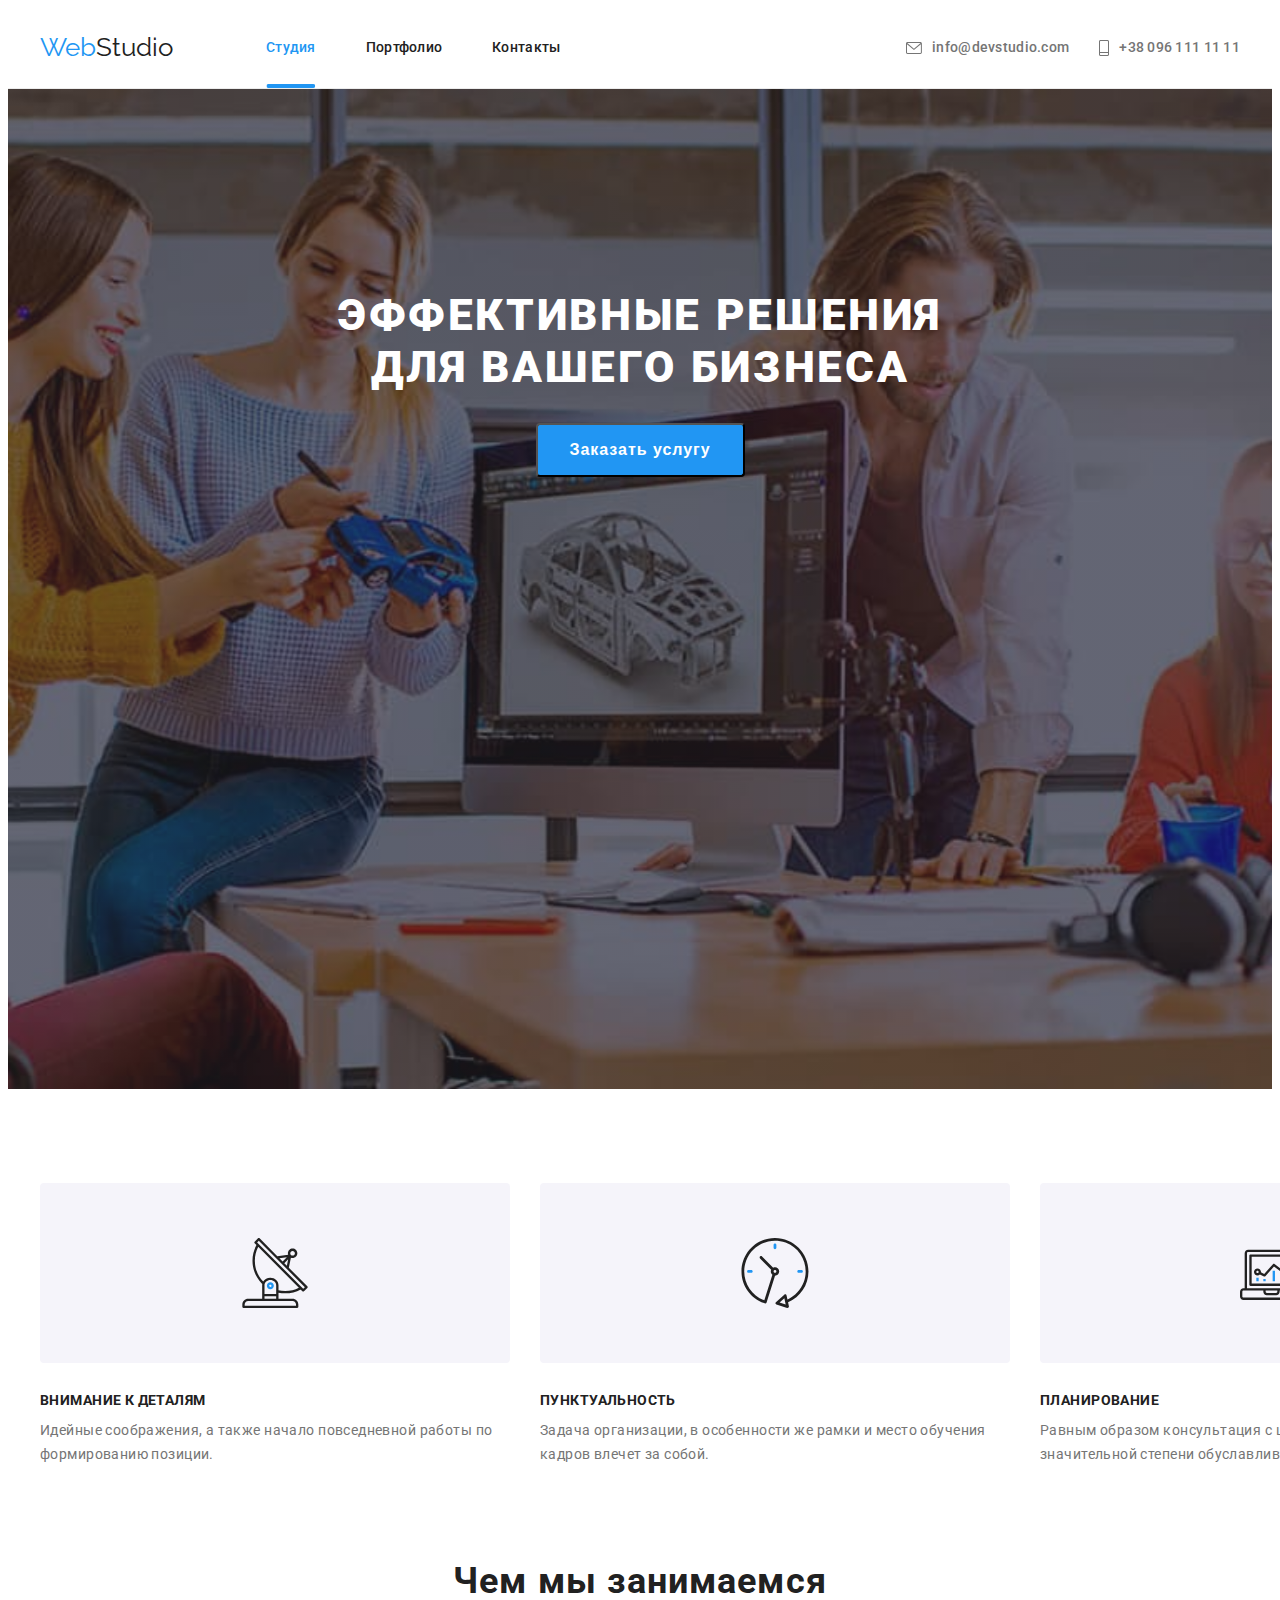
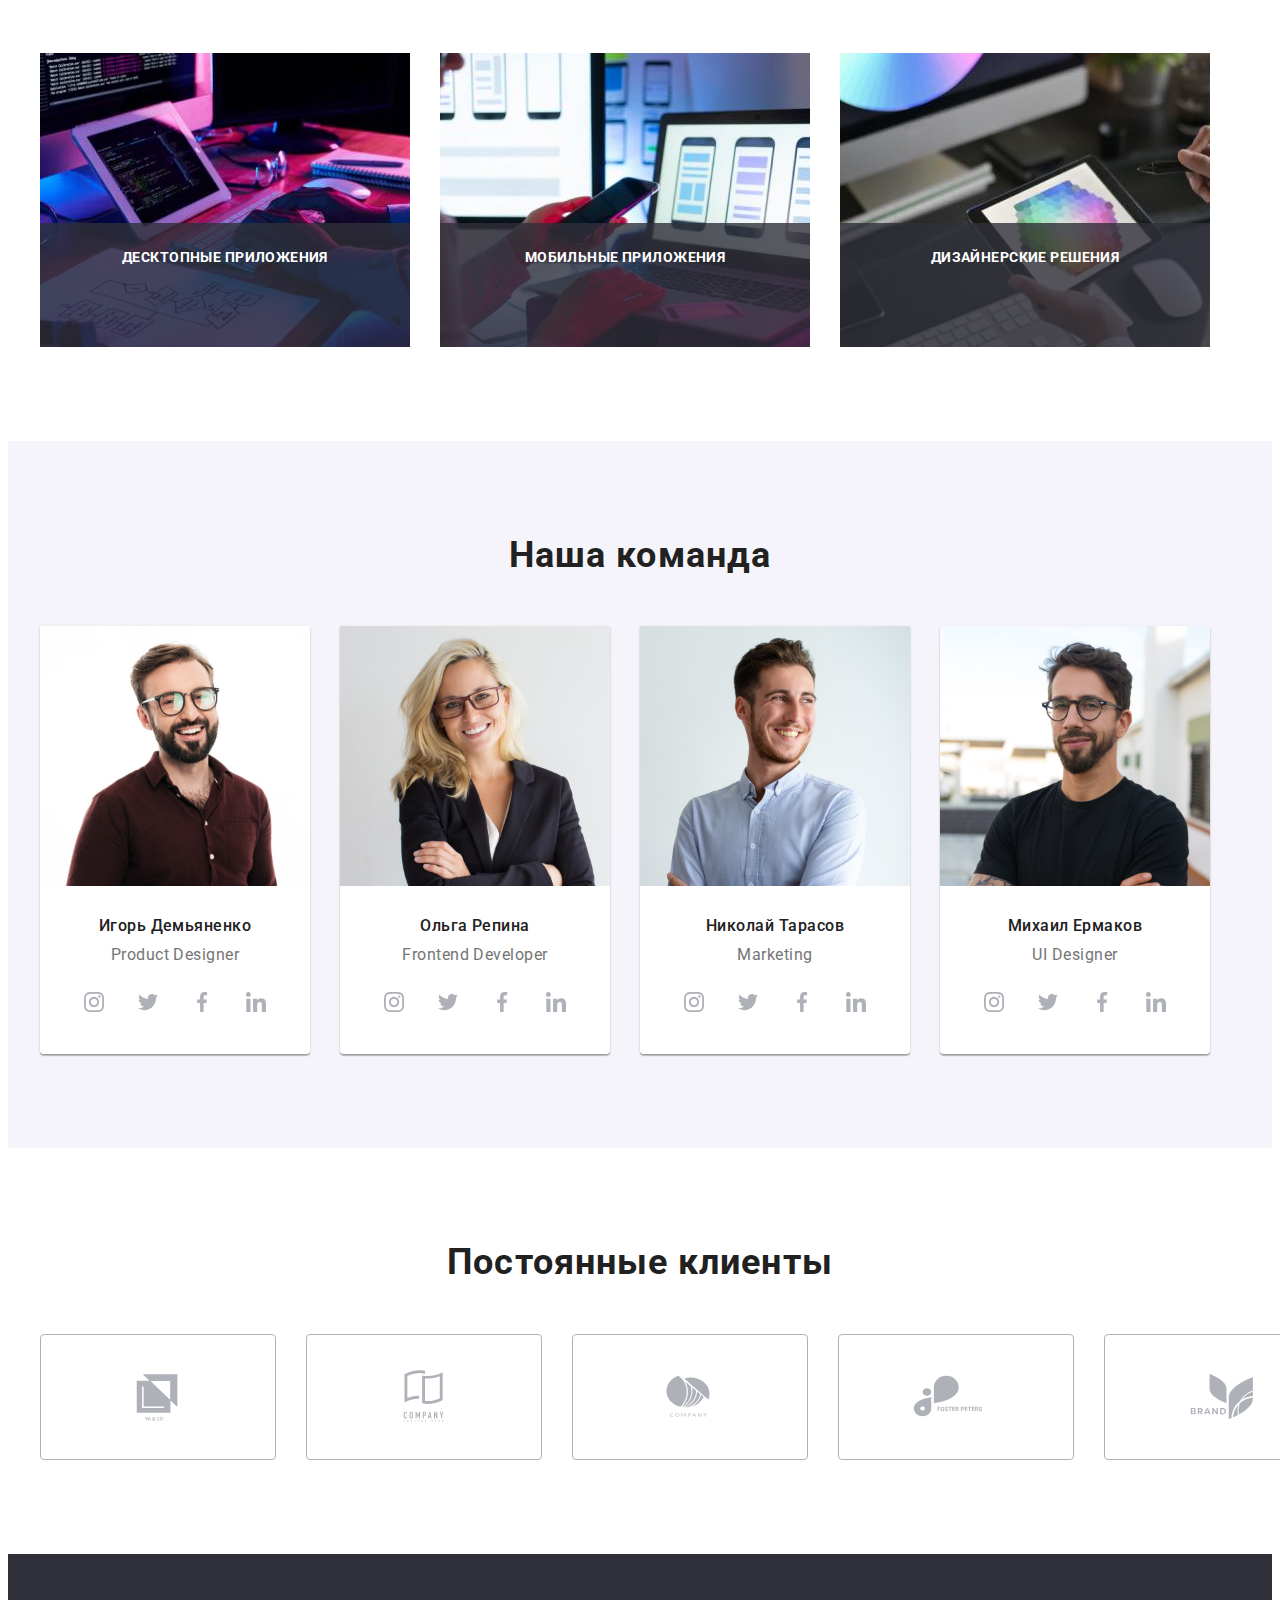
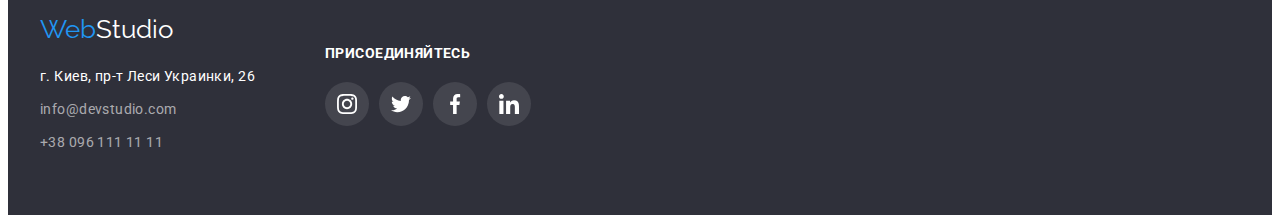
<file: index.html>
<!DOCTYPE html>
<html lang="ru">
   <head>
      <meta charset="utf-8" />
      <meta http-equiv="X-UA-Compatible" content="IE=edge" />
      <meta name="viewport" content="width=device-width, initial-scale=1.0" />
      <title>WebStudio</title>
      <link rel="preconnect" href="https://fonts.gstatic.com" crossorigin />
      <link
         href="https://fonts.googleapis.com/css2?family=Raleway:wght@700&family=Roboto:wght@400;500;700;900&display=swap"
         rel="stylesheet"
      />
      <link
         rel="stylesheet"
         href="https://cdnjs.cloudflare.com/ajax/libs/modern-normalize/1.1.0/modern-normalize.min.css"
         integrity="sha512-wpPYUAdjBVSE4KJnH1VR1HeZfpl1ub8YT/NKx4PuQ5NmX2tKuGu6U/JRp5y+Y8XG2tV+wKQpNHVUX03MfMFn9Q=="
         crossorigin="anonymous"
         referrerpolicy="no-referrer"
      />
      <link rel="stylesheet" href="./css/slyles.css" />
   </head>
   <body>
      <header class="header">
         <div class="container header-content">
            <nav class="nav">
               <a href="./index.html" class="toplogo link">
                  <span class="logo">Web</span
                  ><span class="header-logo">Studio</span></a
               >
               <ul class="site-nav list">
                  <li class="nav-list">
                     <a href="./index.html" class="nav-link link current"
                        >Студия</a
                     >
                  </li>
                  <li class="nav-list">
                     <a href="./portfolio.html" class="nav-link link"
                        >Портфолио</a
                     >
                  </li>
                  <li class="nav-list">
                     <a href="" class="nav-link link">Контакты</a>
                  </li>
               </ul>
            </nav>
            <ul class="header-contacts list">
               <li class="contacts-list">
                  <a
                     class="header-contact link"
                     href="mailto:info@devstudio.com"
                  >
                     <svg class="svg-mail" width="16" height="12">
                        <use href="./images/sprite.svg#icon-convert"></use>
                     </svg>
                     info@devstudio.com</a
                  >
               </li>
               <li class="contacts-list">
                  <a class="header-contact link" href="tel:+380961111111">
                     <svg class="svg-phone" width="10" height="16">
                        <use href="./images/sprite.svg#icon-smartphone"></use>
                     </svg>
                     +38 096 111 11 11</a
                  >
               </li>
            </ul>
         </div>
      </header>
      <main>
         <section class="hero-section hero-img">
            <div class="container">
               <h1 class="main-title">
                  Эффективные решения<br />
                  для вашего бизнеса
               </h1>
               <button type="button" class="order-service" data-modal-open>
                  Заказать услугу
               </button>
            </div>
         </section>
         <section class="features-section">
            <div class="container">
               <h2 class="hide-title">Особенности</h2>
               <ul class="features-list list">
                  <li class="features">
                     <div class="features-icon-block">
                        <svg class="features-icon">
                           <use href="./images/sprite.svg#icon-antena"></use>
                        </svg>
                     </div>
                     <h3 class="features-title">Внимание к деталям</h3>
                     <p class="features-paragraph">
                        Идейные соображения, а также начало повседневной работы
                        по формированию позиции.
                     </p>
                  </li>
                  <li class="features">
                     <div class="features-icon-block">
                        <svg class="features-icon">
                           <use href="./images/sprite.svg#icon-clock"></use>
                        </svg>
                     </div>
                     <h3 class="features-title">Пунктуальность</h3>
                     <p class="features-paragraph">
                        Задача организации, в особенности же рамки и место
                        обучения кадров влечет за собой.
                     </p>
                  </li>
                  <li class="features">
                     <div class="features-icon-block">
                        <svg class="features-icon">
                           <use href="./images/sprite.svg#icon-diagram"></use>
                        </svg>
                     </div>
                     <h3 class="features-title">Планирование</h3>
                     <p class="features-paragraph">
                        Равным образом консультация с широким активом в
                        значительной степени обуславливает.
                     </p>
                  </li>
                  <li class="features">
                     <div class="features-icon-block">
                        <svg class="features-icon">
                           <use href="./images/sprite.svg#icon-astronaut"></use>
                        </svg>
                     </div>

                     <h3 class="features-title">Современные технологии</h3>
                     <p class="features-paragraph">
                        Значимость этих проблем настолько очевидна, что
                        реализация плановых заданий.
                     </p>
                  </li>
               </ul>
            </div>
         </section>
         <section class="section">
            <div class="container">
               <h2 class="sections-title">Чем мы занимаемся</h2>
               <ul class="list whatwedo">
                  <li class="whatwedo-list">
                     <img
                        src="./images/development.jpg"
                        class="whatwedo-picture"
                        alt="Десктопные приложения"
                        width="370"
                     />
                     <div class="whatwedo-description">
                        <p class="whatwedo-text">ДЕСКТОПНЫЕ ПРИЛОЖЕНИЯ</p>
                     </div>
                  </li>
                  <li class="whatwedo-list">
                     <img
                        src="./images/adaptation.jpg"
                        class="whatwedo-picture"
                        alt="Мобильные приложения"
                        width="370"
                     />
                     <div class="whatwedo-description">
                        <p class="whatwedo-text">МОБИЛЬНЫЕ ПРИЛОЖЕНИЯ</p>
                     </div>
                  </li>
                  <li class="whatwedo-list">
                     <img
                        src="./images/palette.jpg"
                        class="whatwedo-picture"
                        alt="Дизайнерские решения"
                        width="370"
                     />
                     <div class="whatwedo-description">
                        <p class="whatwedo-text">ДИЗАЙНЕРСКИЕ РЕШЕНИЯ</p>
                     </div>
                  </li>
               </ul>
            </div>
         </section>
         <section class="team-section">
            <div class="container">
               <h2 class="sections-title">Наша команда</h2>
               <ul class="list workers-list">
                  <li class="worker">
                     <img
                        src="./images/igor.jpg"
                        class="worker-foto"
                        alt="Игорь"
                        width="270"
                     />
                     <div class="worker-inf">
                        <h3 class="worker-name">Игорь Демьяненко</h3>
                        <p class="proffession">Product Designer</p>
                        <ul class="list social">
                           <li class="social-list">
                              <a href="" class="social-link">
                                 <svg
                                    class="social-icon"
                                    width="20px"
                                    height="20px"
                                 >
                                    <use
                                       href="./images/sprite.svg#icon-instagram"
                                    ></use>
                                 </svg>
                              </a>
                           </li>
                           <li class="social-list">
                              <a href="" class="social-link">
                                 <svg
                                    class="social-icon"
                                    width="20px"
                                    height="20px"
                                 >
                                    <use
                                       href="./images/sprite.svg#icon-twitter"
                                    ></use>
                                 </svg>
                              </a>
                           </li>
                           <li class="social-list">
                              <a href="" class="social-link">
                                 <svg
                                    class="social-icon"
                                    width="20px"
                                    height="20px"
                                 >
                                    <use
                                       href="./images/sprite.svg#icon-facebook"
                                    ></use>
                                 </svg>
                              </a>
                           </li>
                           <li class="social-list">
                              <a href="" class="social-link">
                                 <svg
                                    class="social-icon"
                                    width="20px"
                                    height="20px"
                                 >
                                    <use
                                       href="./images/sprite.svg#icon-linkedin"
                                    ></use>
                                 </svg>
                              </a>
                           </li>
                        </ul>
                     </div>
                  </li>
                  <li class="worker">
                     <img
                        src="./images/olga.jpg"
                        class="worker-foto"
                        alt="Ольга"
                        width="270"
                     />
                     <div class="worker-inf">
                        <h3 class="worker-name">Ольга Репина</h3>
                        <p class="proffession">Frontend Developer</p>
                        <ul class="list social">
                           <li class="social-list">
                              <a href="" class="social-link">
                                 <svg
                                    class="social-icon"
                                    width="20px"
                                    height="20px"
                                 >
                                    <use
                                       href="./images/sprite.svg#icon-instagram"
                                    ></use>
                                 </svg>
                              </a>
                           </li>
                           <li class="social-list">
                              <a href="" class="social-link">
                                 <svg
                                    class="social-icon"
                                    width="20px"
                                    height="20px"
                                 >
                                    <use
                                       href="./images/sprite.svg#icon-twitter"
                                    ></use>
                                 </svg>
                              </a>
                           </li>
                           <li class="social-list">
                              <a href="" class="social-link">
                                 <svg
                                    class="social-icon"
                                    width="20px"
                                    height="20px"
                                 >
                                    <use
                                       href="./images/sprite.svg#icon-facebook"
                                    ></use>
                                 </svg>
                              </a>
                           </li>
                           <li class="social-list">
                              <a href="" class="social-link">
                                 <svg
                                    class="social-icon"
                                    width="20px"
                                    height="20px"
                                 >
                                    <use
                                       href="./images/sprite.svg#icon-linkedin"
                                    ></use>
                                 </svg>
                              </a>
                           </li>
                        </ul>
                     </div>
                  </li>
                  <li class="worker">
                     <img
                        src="./images/kolya.jpg"
                        class="worker-foto"
                        alt="Николай"
                        width="270"
                     />
                     <div class="worker-inf">
                        <h3 class="worker-name">Николай Тарасов</h3>
                        <p class="proffession">Marketing</p>
                        <ul class="list social">
                           <li class="social-list">
                              <a href="" class="social-link">
                                 <svg
                                    class="social-icon"
                                    width="20px"
                                    height="20px"
                                 >
                                    <use
                                       href="./images/sprite.svg#icon-instagram"
                                    ></use>
                                 </svg>
                              </a>
                           </li>
                           <li class="social-list">
                              <a href="" class="social-link">
                                 <svg
                                    class="social-icon"
                                    width="20px"
                                    height="20px"
                                 >
                                    <use
                                       href="./images/sprite.svg#icon-twitter"
                                    ></use>
                                 </svg>
                              </a>
                           </li>
                           <li class="social-list">
                              <a href="" class="social-link">
                                 <svg
                                    class="social-icon"
                                    width="20px"
                                    height="20px"
                                 >
                                    <use
                                       href="./images/sprite.svg#icon-facebook"
                                    ></use>
                                 </svg>
                              </a>
                           </li>
                           <li class="social-list">
                              <a href="" class="social-link">
                                 <svg
                                    class="social-icon"
                                    width="20px"
                                    height="20px"
                                 >
                                    <use
                                       href="./images/sprite.svg#icon-linkedin"
                                    ></use>
                                 </svg>
                              </a>
                           </li>
                        </ul>
                     </div>
                  </li>
                  <li class="worker">
                     <img
                        src="./images/misha.jpg"
                        class="worker-foto"
                        alt="Михаил"
                        width="270"
                     />
                     <div class="worker-inf">
                        <h3 class="worker-name">Михаил Ермаков</h3>
                        <p class="proffession">UI Designer</p>
                        <ul class="list social">
                           <li class="social-list">
                              <a href="" class="social-link">
                                 <svg
                                    class="social-icon"
                                    width="20px"
                                    height="20px"
                                 >
                                    <use
                                       href="./images/sprite.svg#icon-instagram"
                                    ></use>
                                 </svg>
                              </a>
                           </li>
                           <li class="social-list">
                              <a href="" class="social-link">
                                 <svg
                                    class="social-icon"
                                    width="20px"
                                    height="20px"
                                 >
                                    <use
                                       href="./images/sprite.svg#icon-twitter"
                                    ></use>
                                 </svg>
                              </a>
                           </li>
                           <li class="social-list">
                              <a href="" class="social-link">
                                 <svg
                                    class="social-icon"
                                    width="20px"
                                    height="20px"
                                 >
                                    <use
                                       href="./images/sprite.svg#icon-facebook"
                                    ></use>
                                 </svg>
                              </a>
                           </li>
                           <li class="social-list">
                              <a href="" class="social-link">
                                 <svg
                                    class="social-icon"
                                    width="20px"
                                    height="20px"
                                 >
                                    <use
                                       href="./images/sprite.svg#icon-linkedin"
                                    ></use>
                                 </svg>
                              </a>
                           </li>
                        </ul>
                     </div>
                  </li>
               </ul>
            </div>
         </section>
         <section class="features-section">
            <div class="container">
               <h2 class="sections-title">Постоянные клиенты</h2>
               <ul class="clients list">
                  <li class="client">
                     <a href="" class="clients-icons">
                        <svg class="client-icon" width="106" height="60">
                           <use href="./images/sprite.svg#icon-company1"></use>
                        </svg>
                     </a>
                  </li>
                  <li class="client">
                     <a href="" class="clients-icons"
                        ><svg class="client-icon" width="106" height="60">
                           <use href="./images/sprite.svg#icon-company2"></use>
                        </svg>
                     </a>
                  </li>
                  <li class="client">
                     <a href="" class="clients-icons"
                        ><svg class="client-icon" width="106" height="60">
                           <use href="./images/sprite.svg#icon-company3"></use>
                        </svg>
                     </a>
                  </li>
                  <li class="client">
                     <a href="" class="clients-icons"
                        ><svg class="client-icon" width="106" height="60">
                           <use href="./images/sprite.svg#icon-company4"></use>
                        </svg>
                     </a>
                  </li>
                  <li class="client">
                     <a href="" class="clients-icons"
                        ><svg class="client-icon" width="106" height="60">
                           <use href="./images/sprite.svg#icon-company5"></use>
                        </svg>
                     </a>
                  </li>
                  <li class="client">
                     <a href="" class="clients-icons"
                        ><svg class="client-icon" width="106" height="60">
                           <use href="./images/sprite.svg#icon-company6"></use>
                        </svg>
                     </a>
                  </li>
               </ul>
            </div>
         </section>
      </main>
      <footer class="footer">
         <div class="container footer-content">
            <div class="logo-address">
               <a href="index.html" class="btmlogo link">
                  <span class="logo">Web</span
                  ><span class="footer-logo">Studio</span>
               </a>
               <address>
                  <ul class="list">
                     <li class="address-list">
                        <a
                           href="https://goo.gl/maps/wcCM6j37VZqPyRbJ7"
                           class="street link"
                           target="_blank"
                           rel="noopener noreferrer nofollow"
                           >г. Киев, пр-т Леси Украинки, 26
                        </a>
                     </li>
                     <li class="address-list">
                        <a
                           class="foot-contacts link"
                           href="mailto:info@devstudio.com"
                           >info@devstudio.com</a
                        >
                     </li>
                     <li class="address-list">
                        <a class="foot-contacts link" href="tel:+380961111111"
                           >+38 096 111 11 11</a
                        >
                     </li>
                  </ul>
               </address>
            </div>
            <div class="join">
               <strong class="join-us">ПРИСОЕДИНЯЙТЕСЬ</strong>
               <ul class="list social">
                  <li class="social-list">
                     <a href="" class="footer-social-link">
                        <svg
                           class="footer-social-icon"
                           width="20px"
                           height="20px"
                        >
                           <use href="./images/sprite.svg#icon-instagram"></use>
                        </svg>
                     </a>
                  </li>
                  <li class="social-list">
                     <a href="" class="footer-social-link">
                        <svg
                           class="footer-social-icon"
                           width="20px"
                           height="20px"
                        >
                           <use href="./images/sprite.svg#icon-twitter"></use>
                        </svg>
                     </a>
                  </li>
                  <li class="social-list">
                     <a href="" class="footer-social-link">
                        <svg
                           class="footer-social-icon"
                           width="20px"
                           height="20px"
                        >
                           <use href="./images/sprite.svg#icon-facebook"></use>
                        </svg>
                     </a>
                  </li>
                  <li class="social-list">
                     <a href="" class="footer-social-link">
                        <svg
                           class="footer-social-icon"
                           width="20px"
                           height="20px"
                        >
                           <use href="./images/sprite.svg#icon-linkedin"></use>
                        </svg>
                     </a>
                  </li>
               </ul>
            </div>
         </div>
      </footer>
      <div data-modal class="backdrop is-hidden">
         <div class="modal">
            <button data-modal-close class="modal-close-button">
               <svg class="modal-close-icon" width="11px" height="11px">
                  <use href="./images/sprite.svg#close"></use>
               </svg>
            </button>
         </div>
      </div>
      <script src="./js/modal.js"></script>
   </body>
</html>
</file>
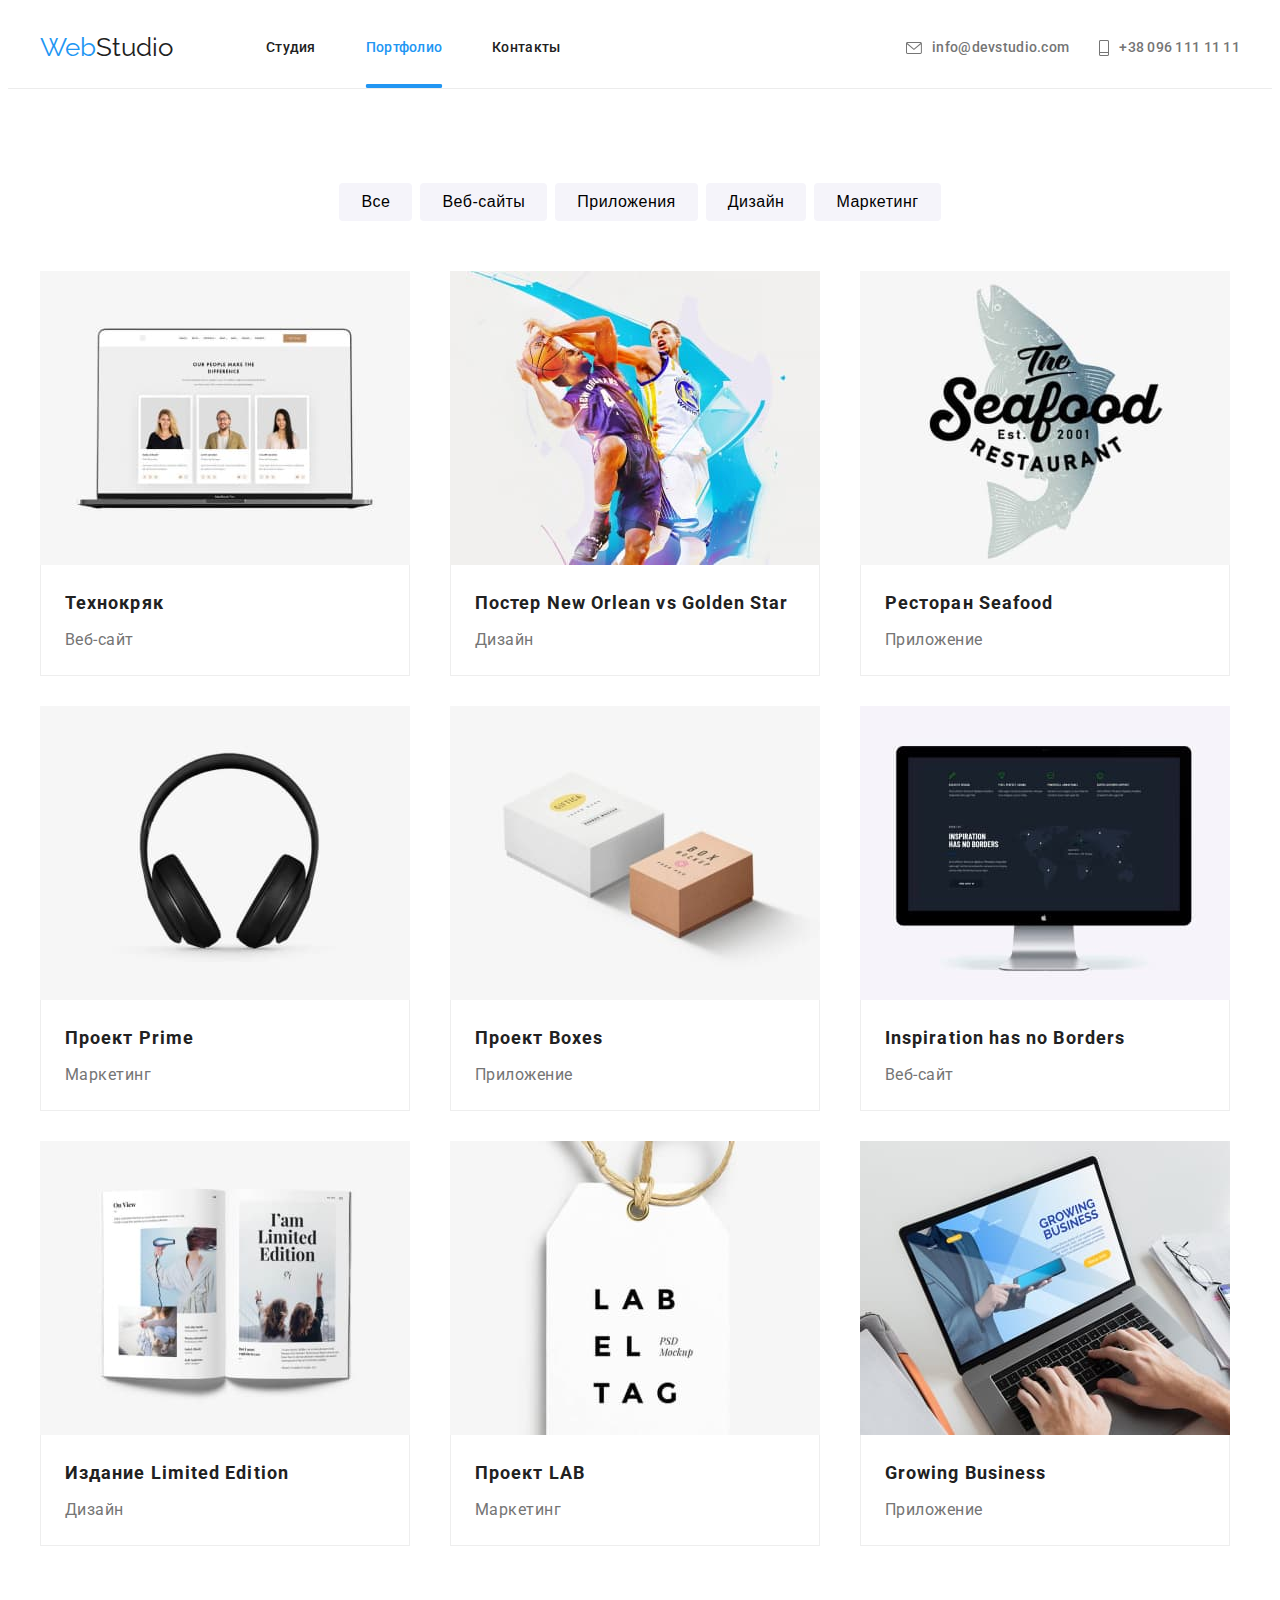
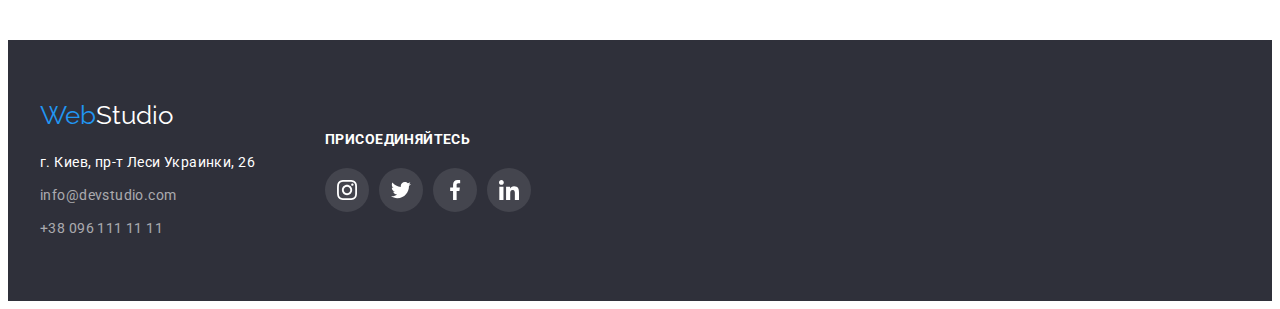
<file: portfolio.html>
<!DOCTYPE html>
<html lang="ru">
   <head>
      <meta charset="UTF-8" />
      <meta http-equiv="X-UA-Compatible" content="IE=edge" />
      <meta name="viewport" content="width=device-width, initial-scale=1.0" />
      <title>Document</title>
      <link rel="preconnect" href="https://fonts.gstatic.com" crossorigin />
      <link
         href="https://fonts.googleapis.com/css2?family=Raleway:wght@700&family=Roboto:wght@400;500;700;900&display=swap"
         rel="stylesheet"
      />
      <link
         rel="stylesheet"
         href="https://cdnjs.cloudflare.com/ajax/libs/modern-normalize/1.1.0/modern-normalize.min.css"
         integrity="sha512-wpPYUAdjBVSE4KJnH1VR1HeZfpl1ub8YT/NKx4PuQ5NmX2tKuGu6U/JRp5y+Y8XG2tV+wKQpNHVUX03MfMFn9Q=="
         crossorigin="anonymous"
         referrerpolicy="no-referrer"
      />
      <link rel="stylesheet" href="./css/slyles.css" />
   </head>
   <body>
      <header class="header">
         <div class="container header-content">
            <nav class="nav">
               <a href="./index.html" class="toplogo link">
                  <span class="logo">Web</span
                  ><span class="header-logo">Studio</span></a
               >
               <ul class="site-nav list">
                  <li class="nav-list">
                     <a href="./index.html" class="nav-link link">Студия</a>
                  </li>
                  <li class="nav-list">
                     <a href="./portfolio.html" class="nav-link link current"
                        >Портфолио</a
                     >
                  </li>
                  <li class="nav-list">
                     <a href="" class="nav-link link">Контакты</a>
                  </li>
               </ul>
            </nav>
            <ul class="header-contacts list">
               <li class="contacts-list">
                  <a
                     class="header-contact link"
                     href="mailto:info@devstudio.com"
                  >
                     <svg class="svg-mail" width="16" height="12">
                        <use href="./images/sprite.svg#icon-convert"></use>
                     </svg>
                     info@devstudio.com</a
                  >
               </li>
               <li class="contacts-list">
                  <a class="header-contact link" href="tel:+380961111111">
                     <svg class="svg-phone" width="10" height="16">
                        <use href="./images/sprite.svg#icon-smartphone"></use>
                     </svg>
                     +38 096 111 11 11</a
                  >
               </li>
            </ul>
         </div>
      </header>
      <main>
         <section class="features-section">
            <div class="container">
               <h1 class="hide-title">Наши продукты</h1>
               <ul class="list btn-list">
                  <li class="filter-buttons">
                     <button type="button" class="filter-button">Все</button>
                  </li>
                  <li class="filter-buttons">
                     <button type="button" class="filter-button">
                        Веб-сайты
                     </button>
                  </li>
                  <li class="filter-buttons">
                     <button type="button" class="filter-button">
                        Приложения
                     </button>
                  </li>
                  <li class="filter-buttons">
                     <button type="button" class="filter-button">Дизайн</button>
                  </li>
                  <li class="filter-buttons">
                     <button type="button" class="filter-button">
                        Маркетинг
                     </button>
                  </li>
               </ul>
               <ul class="list product-list">
                  <li class="product">
                     <a href="" class="product-link">
                        <div class="product-pic">
                           <img
                              src="./images/img1.jpg"
                              class="product-img"
                              alt="ноутбук с веб-сайтом"
                           />
                           <div class="product-description">
                              <p class="product-text">
                                 Lorem ipsum dolor sit amet consectetur
                                 adipisicing elit. Ducimus ea nesciunt earum
                                 libero? Quis molestias blanditiis quaerat!
                                 Deleniti, quia sunt.
                              </p>
                           </div>
                        </div>
                        <div class="products-inside">
                           <h2 class="product-name">Технокряк</h2>
                           <p class="description">Веб-сайт</p>
                        </div>
                     </a>
                  </li>
                  <li class="product">
                     <a href="" class="product-link">
                        <div class="product-pic">
                           <img
                              src="./images/img2.jpg"
                              class="product-img"
                              alt="баскетболисты"
                           />
                           <div class="product-description">
                              <p class="product-text">
                                 Lorem ipsum dolor sit amet consectetur
                                 adipisicing elit. Ducimus ea nesciunt earum
                                 libero? Quis molestias blanditiis quaerat!
                                 Deleniti, quia sunt.
                              </p>
                           </div>
                        </div>

                        <div class="products-inside">
                           <h2 class="product-name">
                              Постер New Orlean vs Golden Star
                           </h2>
                           <p class="description">Дизайн</p>
                        </div>
                     </a>
                  </li>
                  <li class="product">
                     <a href="" class="product-link">
                        <div class="product-pic">
                           <img
                              src="./images/img3.jpg"
                              class="product-img"
                              alt="лого ресторана"
                           />
                           <div class="product-description">
                              <p class="product-text">
                                 Lorem ipsum dolor sit amet consectetur
                                 adipisicing elit. Ducimus ea nesciunt earum
                                 libero? Quis molestias blanditiis quaerat!
                                 Deleniti, quia sunt.
                              </p>
                           </div>
                        </div>

                        <div class="products-inside">
                           <h2 class="product-name">Ресторан Seafood</h2>
                           <p class="description">Приложение</p>
                        </div>
                     </a>
                  </li>
                  <li class="product">
                     <a href="" class="product-link">
                        <div class="product-pic">
                           <img
                              src="./images/img4.jpg"
                              class="product-img"
                              alt="наушники"
                           />
                           <div class="product-description">
                              <p class="product-text">
                                 Lorem ipsum dolor sit amet consectetur
                                 adipisicing elit. Ducimus ea nesciunt earum
                                 libero? Quis molestias blanditiis quaerat!
                                 Deleniti, quia sunt.
                              </p>
                           </div>
                        </div>

                        <div class="products-inside">
                           <h2 class="product-name">Проект Prime</h2>
                           <p class="description">Маркетинг</p>
                        </div>
                     </a>
                  </li>
                  <li class="product">
                     <a href="" class="product-link">
                        <div class="product-pic">
                           <img
                              src="./images/img5.jpg"
                              class="product-img"
                              alt="коробки"
                           />
                           <div class="product-description">
                              <p class="product-text">
                                 Lorem ipsum dolor sit amet consectetur
                                 adipisicing elit. Ducimus ea nesciunt earum
                                 libero? Quis molestias blanditiis quaerat!
                                 Deleniti, quia sunt.
                              </p>
                           </div>
                        </div>

                        <div class="products-inside">
                           <h2 class="product-name">Проект Boxes</h2>
                           <p class="description">Приложение</p>
                        </div>
                     </a>
                  </li>
                  <li class="product">
                     <a href="" class="product-link">
                        <div class="product-pic">
                           <img
                              src="./images/img6.jpg"
                              class="product-img"
                              alt="монитор с вебсайтом"
                           />
                           <div class="product-description">
                              <p class="product-text">
                                 Lorem ipsum dolor sit amet consectetur
                                 adipisicing elit. Ducimus ea nesciunt earum
                                 libero? Quis molestias blanditiis quaerat!
                                 Deleniti, quia sunt.
                              </p>
                           </div>
                        </div>

                        <div class="products-inside">
                           <h2 class="product-name">
                              Inspiration has no Borders
                           </h2>
                           <p class="description">Веб-сайт</p>
                        </div>
                     </a>
                  </li>
                  <li class="product">
                     <a href="" class="product-link">
                        <div class="product-pic">
                           <img
                              src="./images/img7.jpg"
                              class="product-img"
                              alt="книга"
                           />
                           <div class="product-description">
                              <p class="product-text">
                                 Lorem ipsum dolor sit amet consectetur
                                 adipisicing elit. Ducimus ea nesciunt earum
                                 libero? Quis molestias blanditiis quaerat!
                                 Deleniti, quia sunt.
                              </p>
                           </div>
                        </div>

                        <div class="products-inside">
                           <h2 class="product-name">Издание Limited Edition</h2>
                           <p class="description">Дизайн</p>
                        </div>
                     </a>
                  </li>
                  <li class="product">
                     <a href="" class="product-link">
                        <div class="product-pic">
                           <img
                              src="./images/img8.jpg"
                              class="product-img"
                              alt="этикетка"
                           />
                           <div class="product-description">
                              <p class="product-text">
                                 Lorem ipsum dolor sit amet consectetur
                                 adipisicing elit. Ducimus ea nesciunt earum
                                 libero? Quis molestias blanditiis quaerat!
                                 Deleniti, quia sunt.
                              </p>
                           </div>
                        </div>

                        <div class="products-inside">
                           <h2 class="product-name">Проект LAB</h2>
                           <p class="description">Маркетинг</p>
                        </div>
                     </a>
                  </li>
                  <li class="product">
                     <a href="" class="product-link">
                        <div class="product-pic">
                           <img
                              src="./images/img9.jpg"
                              class="product-img"
                              alt="ноутбук с приложением"
                           />
                           <div class="product-description">
                              <p class="product-text">
                                 Lorem ipsum dolor sit amet consectetur
                                 adipisicing elit. Ducimus ea nesciunt earum
                                 libero? Quis molestias blanditiis quaerat!
                                 Deleniti, quia sunt.
                              </p>
                           </div>
                        </div>

                        <div class="products-inside">
                           <h2 class="product-name">Growing Business</h2>
                           <p class="description">Приложение</p>
                        </div>
                     </a>
                  </li>
               </ul>
            </div>
         </section>
      </main>
      <footer class="footer">
         <div class="container footer-content">
            <div class="logo-address">
               <a href="index.html" class="btmlogo link">
                  <span class="logo">Web</span
                  ><span class="footer-logo">Studio</span>
               </a>
               <address>
                  <ul class="list">
                     <li class="address-list">
                        <a
                           href="https://goo.gl/maps/wcCM6j37VZqPyRbJ7"
                           class="street link"
                           target="_blank"
                           rel="noopener noreferrer nofollow"
                           >г. Киев, пр-т Леси Украинки, 26
                        </a>
                     </li>
                     <li class="address-list">
                        <a
                           class="foot-contacts link"
                           href="mailto:info@devstudio.com"
                           >info@devstudio.com</a
                        >
                     </li>
                     <li class="address-list">
                        <a class="foot-contacts link" href="tel:+380961111111"
                           >+38 096 111 11 11</a
                        >
                     </li>
                  </ul>
               </address>
            </div>
            <div class="join">
               <strong class="join-us">ПРИСОЕДИНЯЙТЕСЬ</strong>
               <ul class="list social">
                  <li class="social-list">
                     <a href="" class="footer-social-link">
                        <svg
                           class="footer-social-icon"
                           width="20px"
                           height="20px"
                        >
                           <use href="./images/sprite.svg#icon-instagram"></use>
                        </svg>
                     </a>
                  </li>
                  <li class="social-list">
                     <a href="" class="footer-social-link">
                        <svg
                           class="footer-social-icon"
                           width="20px"
                           height="20px"
                        >
                           <use href="./images/sprite.svg#icon-twitter"></use>
                        </svg>
                     </a>
                  </li>
                  <li class="social-list">
                     <a href="" class="footer-social-link">
                        <svg
                           class="footer-social-icon"
                           width="20px"
                           height="20px"
                        >
                           <use href="./images/sprite.svg#icon-facebook"></use>
                        </svg>
                     </a>
                  </li>
                  <li class="social-list">
                     <a href="" class="footer-social-link">
                        <svg
                           class="footer-social-icon"
                           width="20px"
                           height="20px"
                        >
                           <use href="./images/sprite.svg#icon-linkedin"></use>
                        </svg>
                     </a>
                  </li>
               </ul>
            </div>
         </div>
      </footer>
   </body>
</html>
</file>
<file: css/slyles.css>
/* РУТ ЦВЕТА */
:root {
   --secondary-text-color: #757575;
   --primary-text-color: #212121;
   --current-color: #2196f3;
   --white-colour: #ffffff;
   --addres-colour: rgba(255, 255, 255, 0.6);
   --background: #2f303a;
   --second-background: #f5f4fa;
   --border: #eeeeee;
   --clients-picture-border: #afb1b8;
   --hero-background: #c4c4c4;
   --timing-function: cubic-bezier(0.4, 0, 0.2, 1);
}
/* ОБЩИЕ НАСТРОЙКИ */

body {
   font-family: Roboto, sans-serif;
   color: var(--primary-text-color);
}
h1,
h2,
h3,
h4,
h5,
h6,
p {
   margin-top: 0px;
   margin-bottom: 0px;
}
ul {
   padding: 0px;
   margin-top: 0px;
   margin-bottom: 0px;
}
.container {
   width: 1200px;
   padding-left: 15px;
   padding-right: 15px;
   margin-left: auto;
   margin-right: auto;
}
.list {
   list-style: none;
}
.link {
   text-decoration: none;
}
/* ХЕДЕР */
.header {
   border-bottom: 1px solid #ececec;
}
.header-content,
.site-nav,
.nav {
   display: flex;
}
.nav-link {
   display: inline-block;
}

.site-nav > .nav-list:not(:last-child) {
   margin-right: 50px;
}

.toplogo {
   padding-top: 24px;
   padding-bottom: 25px;
   margin-right: 93px;
}
.logo {
   font-family: Raleway;
   font-style: normal;
   font-size: 26px;
   line-height: 1.19;
   color: var(--current-color);
}
.logo:hover,
.logo:focus {
   cursor: pointer;
}
.header-logo {
   font-family: Raleway;
   font-style: normal;
   font-size: 26px;
   line-height: 1.19;
   color: var(--primary-text-color);
}
.header-logo:hover,
.header-logo:focus {
   cursor: pointer;
}

.nav-link {
   font-style: normal;
   font-weight: 500;
   font-size: 14px;
   line-height: 1.14;
   letter-spacing: 0.02em;
   color: var(--primary-text-color);
   transition: color 250ms var(--timing-function);
}
.site-nav .nav-link {
   display: block;
   padding: 32px 0;
}
.nav-link:focus,
.nav-link:hover {
   color: var(--current-color);
}
.nav-list {
   position: relative;
}
.current::after {
   content: '';
   position: absolute;
   transform: translateX(-100%);
   bottom: 0px;
   width: 100%;
   border-bottom: solid 4px var(--current-color);
   border-radius: 2px;
}
.current {
   color: var(--current-color);
}
.header-contacts {
   margin-left: auto;
   display: flex;
}
.contacts-list:nth-child(1) {
   margin-right: 30px;
}
.header-contact {
   display: flex;
   align-items: center;
   font-style: normal;
   font-weight: 500;
   font-size: 14px;
   line-height: 1.14;
   letter-spacing: 0.02em;
   padding: 32px 0;
   color: var(--secondary-text-color);
   transition: color 250ms var(--timing-function);

}

.header-contact:hover,
.header-contact:focus {
   color: var(--current-color);
}
.svg-phone,
.svg-mail {
   margin-right: 10px;
   fill: rgba(117, 117, 117, 1);
   transition: fill 250ms var(--timing-function);
}
.header-contact:hover .svg-phone,
.header-contact:focus .svg-phone,
.header-contact:hover .svg-mail,
.header-contact:focus .svg-mail {
   fill: var(--current-color);
}



/* INDEX BODY Styles */
.hero-section {
   padding: 200px 0;
   text-align: center;
   width: 100%;
   background-color: var(--background);
}
.hero-img {
   margin-right: auto;
   margin-left: auto;
   max-width: 1600px;
   height: 600px;
   background-repeat: no-repeat;
   background-color: var(--hero-background);
   background-image: linear-gradient(
         to bottom,
         rgba(47, 48, 58, 0.4),
         rgba(47, 48, 58, 0.4)
      ),
      url(../images/heropicture.jpg);
   background-position: center;
   background-size: cover;
}
.main-title {
   margin-bottom: 30px;
   font-style: normal;
   font-weight: 900;
   font-size: 44px;
   line-height: 1, 5;
   text-align: center;
   letter-spacing: 0.06em;
   text-transform: uppercase;
   color: var(--white-colour);
}
.order-service {
   border-radius: 4px;
   min-width: 200px;
   padding: 10px 32px;
   font-style: normal;
   font-weight: 700;
   font-size: 16px;
   line-height: 1.875;
   background-color: var(--current-color);
   color: var(--white-colour);
   cursor: pointer;
   letter-spacing: 0.06em;
}
.order-service:focus,
.order-service:hover {
   cursor: pointer;
}
.section {
   padding-bottom: 94px;
}

.features-section {
   padding-bottom: 94px;
   padding-top: 94px;
}
.sections-title {
   margin-bottom: 50px;
   font-style: normal;
   font-size: 36px;
   line-height: 1.16;
   text-align: center;
   letter-spacing: 0.03em;
}
.hide-title {
   height: 0px;
   opacity: 0;
}
.features-list {
   display: flex;
}
.features-icon-block {
   display: flex;
   justify-content: center;
   align-items: center;
   width: 270px;
   height: 120px;
   border-radius: 4px;
   padding: 30px 100px;
   margin-bottom: 30px;
   background-color: var(--second-background);
}
.features-icon {
   width: 70px;
   height: 70px;
}

.features:not(:last-child),
.whatwedo-list:not(:last-child),
.worker:not(:last-child) {
   margin-right: 30px;
}
.features-title {
   margin-bottom: 10px;
   font-style: normal;
   font-size: 14px;
   line-height: 1.14;
   letter-spacing: 0.03em;
   text-transform: uppercase;
}
.features-paragraph {
   font-weight: 400;
   font-style: normal;
   font-size: 14px;
   line-height: 1.71;
   letter-spacing: 0.03em;
   color: var(--secondary-text-color);
}
.whatwedo {
   display: flex;
}
.whatwedo-picture {
   display: block;
}
.whatwedo-list {
   position: relative;
}
.whatwedo-description {
   position: absolute;
   bottom: 0;
   min-height: 70px;
   width: 100%;
   padding: 27px 0;
   background-color: rgba(47, 48, 58, 0.8);
}
.whatwedo-text {
   font-family: Roboto, sans-serif;
   font-style: 400;
   font-weight: bold;
   font-size: 14px;
   text-align: center;
   line-height: 1.14;
   letter-spacing: 0.03em;
   color: var(--white-colour);
}
.team-section {
   padding: 94px 0;
   background-color: var(--second-background);
}

.workers-list {
   display: flex;
}
.worker {
   display: block;
   overflow: hidden;
   background-color: var(--second-background);
   box-shadow: 0px 1px 3px rgba(0, 0, 0, 0.12), 0px 1px 1px rgba(0, 0, 0, 0.14),
      0px 2px 1px rgba(0, 0, 0, 0.2);
   border-radius: 0px 0px 4px 4px;
}
.worker-foto {
   display: block;
}
.worker-inf {
   justify-content: center;
   padding-top: 30px;
   padding-bottom: 30px;
   background-color: var(--white-colour);
}
.worker-name {
   margin-bottom: 10px;
   font-style: normal;
   font-weight: 500;
   font-size: 16px;
   line-height: 1.19;
   text-align: center;
   letter-spacing: 0.03em;
}
.proffession {
   margin-bottom: 16px;
   font-style: normal;
   font-size: 16px;
   line-height: 1.19;
   text-align: center;
   letter-spacing: 0.03em;
   color: var(--secondary-text-color);
}
.social {
   display: flex;
   justify-content: center;
   align-items: center;
}
.social-link {
   display: flex;
   justify-content: center;
   align-items: center;
   width: 44px;
   height: 44px;
   background-color: var(--white-colour);
   border-radius: 50%;
   transition: background-color 250ms var(--timing-function);
}
.social-list:not(:last-child) {
   margin-right: 10px;
}
.social-icon {
   fill: var(--clients-picture-border);
   transition: fill 250ms var(--timing-function);
}
.social-link:focus,
.social-link:hover {
   background-color: var(--current-color);
}

.social-link:focus .social-icon,
.social-link:hover .social-icon {
   fill: var(--white-colour);
   background-color: var(--current-color);
}
.social-link:not(:last-child) {
   margin-right: 10px;
}
.clients {
   display: flex;
}
.clients-icons {
   display: flex;
   justify-content: center;
   align-items: center;
   border: 1px solid var(--clients-picture-border);
   border-radius: 4px;
   width: 170px;
   height: 92px;
   padding: 16px 32px;
   transition: border 250ms var(--timing-function);
}
.clients-icons:focus,
.clients-icons:hover {
   cursor: pointer;
   border: 1px solid var(--current-color);
}
.client:not(:last-child) {
   margin-right: 30px;
}
.client-icon {
   fill: var(--clients-picture-border);
   transition: fill 250ms var(--timing-function);
}

.clients-icons:focus .client-icon,
.clients-icons:hover .client-icon {
   fill: var(--current-color);
}
/* Portfolio STYLES */
.btn-list {
   display: flex;
   justify-content: center;
   margin-bottom: 50px;
}
.filter-button {
   display: inline-block;
   border-radius: 4px;
   padding: 6px 22px;
   background-color: var(--second-background);
   font-style: normal;
   font-weight: 500;
   font-size: 16px;
   line-height: 1.625;
   text-align: center;
   letter-spacing: 0.03em;
   border: none;
   transition: background-color 250ms var(--timing-function),
   box-shadow 250ms var(--timing-function),
   color 250ms var(--timing-function);
}
.filter-buttons:not(:last-child) {
   margin-right: 8px;
}
.filter-button:focus,
.filter-button:hover {
   box-shadow: 0px 3px 1px rgba(0, 0, 0, 0.1), 0px 1px 2px rgba(0, 0, 0, 0.08),
      0px 2px 2px rgba(0, 0, 0, 0.12);
   color: var(--white-colour);
   background-color: var(--current-color);
}
.product-list {
   display: flex;
   flex-wrap: wrap;
   margin: -15px;
}
.product {
   flex-basis: calc((100% - 90px) / 3);
   /* flex-basis: 370px; */
   margin: 15px;
   cursor: pointer;
}
/* .product:nth-child(3n) {
   margin-right: 0px;
} */
/* .product:nth-last-child(-n + 3) {
   margin-bottom: 0px; 
} */
.products-inside {
   text-decoration: none;
   padding: 20px 24px;
   background-color: var(--white-colour);
   border-bottom: 1px solid var(--border);
   border-left: 1px solid var(--border);
   border-right: 1px solid var(--border);
}
.product-pic {
   width: 100%;
   position: relative;
   overflow: hidden;
}
.product-img {
   display: block;
}
.product-link {
   display: inline-block;
   text-decoration: none;
   transition: box-shadow 250ms var(--timing-function);
}
.product-link:hover,
.product-link:focus {
   cursor: pointer;
   box-shadow: 0px 1px 1px rgba(0, 0, 0, 0.12), 0px 4px 4px rgba(0, 0, 0, 0.06),
      1px 4px 6px rgba(0, 0, 0, 0.16);
}
.product-description {
   position: absolute;
   bottom: 0;
   transform: translateY(100%);
   transition: transform 250ms var(--timing-function);
   width: 100%;
   height: 100%;
   padding: 63px 24px;
   background-color: rgba(33, 150, 243, 0.9);
}
.product:hover .product-description,
.product:focus .product-description {
   transform: translateY(0%);
}
.product-text {
   font-family: Roboto, sans-serif;
   font-style: normal;
   font-weight: 400;
   font-size: 18px;
   line-height: 1.56;
   letter-spacing: 0.03em;
   color: var(--white-colour);
}
.product-name {
   margin-bottom: 4px;
   font-style: normal;
   font-weight: bold;
   font-size: 18px;
   line-height: 2;
   letter-spacing: 0.06em;
   color: var(--primary-text-color);
}
.description {
   text-decoration: none;
   font-style: normal;
   font-size: 16px;
   line-height: 1.875;
   letter-spacing: 0.03em;
   color: var(--secondary-text-color);
}
/* СТИЛИ ФУТЕРА */
footer {
   background-color: var(--background);
}
.footer {
   padding-top: 60px;
   padding-bottom: 60px;
}
.footer-content {
   display: flex;
   align-items: center;
}
.logo-address {
   margin-right: 70px;
}
.btmlogo {
   display: inline-block;
   margin-bottom: 20px;
}
.footer-logo {
   font-family: Raleway;
   font-style: normal;
   font-size: 26px;
   line-height: 1.19;
   color: var(--white-colour);
}

.street {
   font-style: normal;
   font-size: 14px;
   line-height: 1.71;
   letter-spacing: 0.03em;
   color: var(--white-colour);
   transition: color 250ms var(--timing-function);
}
.street:hover,
.street:focus {
   color: var(--current-color);
}
.foot-contacts {
   font-style: normal;
   font-size: 14px;
   line-height: 1.71;
   letter-spacing: 0.03em;
   color: var(--addres-colour);
   transition: color 250ms var(--timing-function);
}

.foot-contacts:hover,
.foot-contacts:focus {
   color: var(--current-color);
}
.address-list:not(:last-child) {
   margin-bottom: 9px;
}

.join-us {
   display: inline-block;
   margin-bottom: 20px;
   font-style: normal;
   font-size: 14px;
   line-height: 1.14;
   letter-spacing: 0.03em;
   text-transform: uppercase;
   color: var(--white-colour);
}
.footer-social-link {
   display: flex;
   justify-content: center;
   align-items: center;
   width: 44px;
   height: 44px;
   background-color: #ffffff1a;
   border-radius: 50%;
   transition: background-color 250ms var(--timing-function);
}
.footer-social-link:focus,
.footer-social-link:hover {
   background-color: var(--current-color);
}

.footer-social-icon {
   fill: var(--white-colour);
   transition: fill 250ms var(--timing-function);
}
.footer-social-link:focus .footer-social-icon,
.footer-social-link:hover .footer-social-icon {
   fill: var(--white-colour);
}
.join:not(:last-child).footer-social {
   margin-right: 10px;
}
/* modal window */
.backdrop {
   position: fixed;
   top: 0px;
   left: 0px;
   width: 100%;
   height: 100%;
   opacity: 1;
   transform: opacity;
   transition: opacity 250ms var(--timing-function);
   background-color: rgba(0, 0, 0, 0.2);
   
}
.modal {
   position: absolute;
   top: 50%;
   left: 50%;
   transform: translate(-50%, -50%) scale(1);
   min-width: 520px;
   min-height: 580px;
   background-color: var(--white-colour);
   transition: transform 250ms var(--timing-function);
}
.backdrop.is-hidden {
   opacity: 0;
   scale: 0.1;
   pointer-events: none;
}
.backdrop.is-hidden .modal{
   transform: translate(-50%, -50%) scale(0.1);
}
.modal-close-button {
   position: absolute;
   top: 8px;
   right: 8px;
   width: 30px;
   height: 30px;
   border: solid 1px #000;
   border-radius: 50%;
   background-color: var(--white-colour);
   transition: background-color 250ms var(--timing-function);
}
.modal-close-icon {
   fill: #000;
   transition: fill 250ms var(--timing-function);
}
.modal-close-button:hover .modal-close-icon,
.modal-close-button:focus .modal-close-icon {
   fill: var(--current-color);
}
.modal-close-button:hover,
.modal-close-button:focus {
   background-color: var(--white-colour);
   border: solid 1px var(--current-color);
   cursor: pointer;
}
</file>
